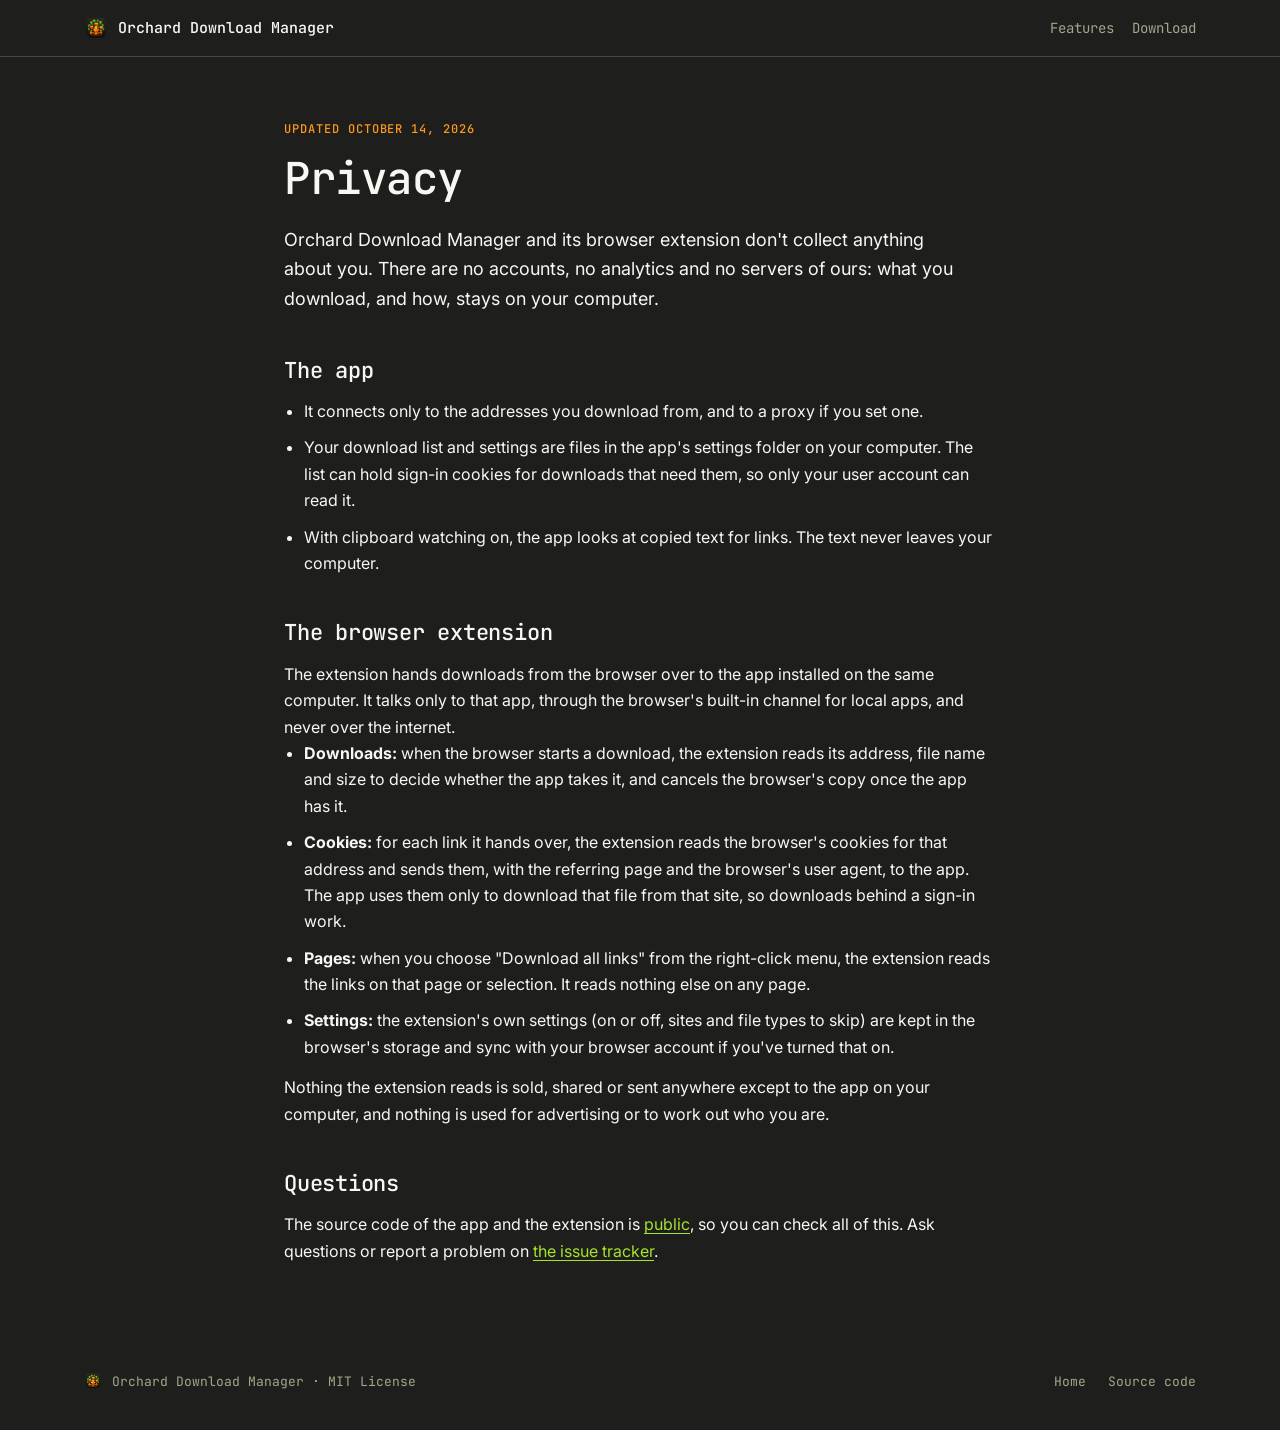
<file: site/privacy.html>
<!doctype html>
<html lang="en">
<head>
<meta charset="utf-8">
<meta name="viewport" content="width=device-width, initial-scale=1">
<title>Privacy · Orchard Download Manager</title>
<meta name="description" content="What Orchard Download Manager and its browser extension do with your data: everything stays on your computer.">
<meta name="theme-color" content="#1e1f1c">
<link rel="icon" href="icon.png">
<link rel="preconnect" href="https://fonts.googleapis.com">
<link rel="preconnect" href="https://fonts.gstatic.com" crossorigin>
<link rel="stylesheet" href="https://fonts.googleapis.com/css2?family=Inter:wght@400;500;600&family=JetBrains+Mono:wght@400;500;700&display=swap">
<link rel="stylesheet" href="style.css">
</head>
<body>
<a class="skip" href="#main">Skip to content</a>

<header class="site-head">
  <div class="wrap">
    <a class="brand" href="./"><img src="icon.png" alt="">Orchard Download Manager</a>
    <nav class="site-nav" aria-label="Main">
      <a href="./#features">Features</a>
      <a href="./#download">Download</a>
    </nav>
  </div>
</header>

<main id="main" class="wrap legal">
  <p class="kicker">Updated October 14, 2026</p>
  <h1>Privacy</h1>
  <p class="lede">Orchard Download Manager and its browser extension don't collect anything about you. There are no accounts, no analytics and no servers of ours: what you download, and how, stays on your computer.</p>

  <h2>The app</h2>
  <ul>
    <li>It connects only to the addresses you download from, and to a proxy if you set one.</li>
    <li>Your download list and settings are files in the app's settings folder on your computer. The list can hold sign-in cookies for downloads that need them, so only your user account can read it.</li>
    <li>With clipboard watching on, the app looks at copied text for links. The text never leaves your computer.</li>
  </ul>

  <h2>The browser extension</h2>
  <p>The extension hands downloads from the browser over to the app installed on the same computer. It talks only to that app, through the browser's built-in channel for local apps, and never over the internet.</p>
  <ul>
    <li><strong>Downloads:</strong> when the browser starts a download, the extension reads its address, file name and size to decide whether the app takes it, and cancels the browser's copy once the app has it.</li>
    <li><strong>Cookies:</strong> for each link it hands over, the extension reads the browser's cookies for that address and sends them, with the referring page and the browser's user agent, to the app. The app uses them only to download that file from that site, so downloads behind a sign-in work.</li>
    <li><strong>Pages:</strong> when you choose "Download all links" from the right-click menu, the extension reads the links on that page or selection. It reads nothing else on any page.</li>
    <li><strong>Settings:</strong> the extension's own settings (on or off, sites and file types to skip) are kept in the browser's storage and sync with your browser account if you've turned that on.</li>
  </ul>
  <p>Nothing the extension reads is sold, shared or sent anywhere except to the app on your computer, and nothing is used for advertising or to work out who you are.</p>

  <h2>Questions</h2>
  <p>The source code of the app and the extension is <a href="https://github.com/sandboxly/orchard-download-manager">public</a>, so you can check all of this. Ask questions or report a problem on <a href="https://github.com/sandboxly/orchard-download-manager/issues">the issue tracker</a>.</p>
</main>

<footer class="site-foot">
  <div class="wrap">
    <span><img src="icon.png" alt="" width="18" height="18">Orchard Download Manager · MIT License</span>
    <a href="./">Home</a>
    <a href="https://github.com/sandboxly/orchard-download-manager">Source code</a>
  </div>
</footer>
</body>
</html>
</file>
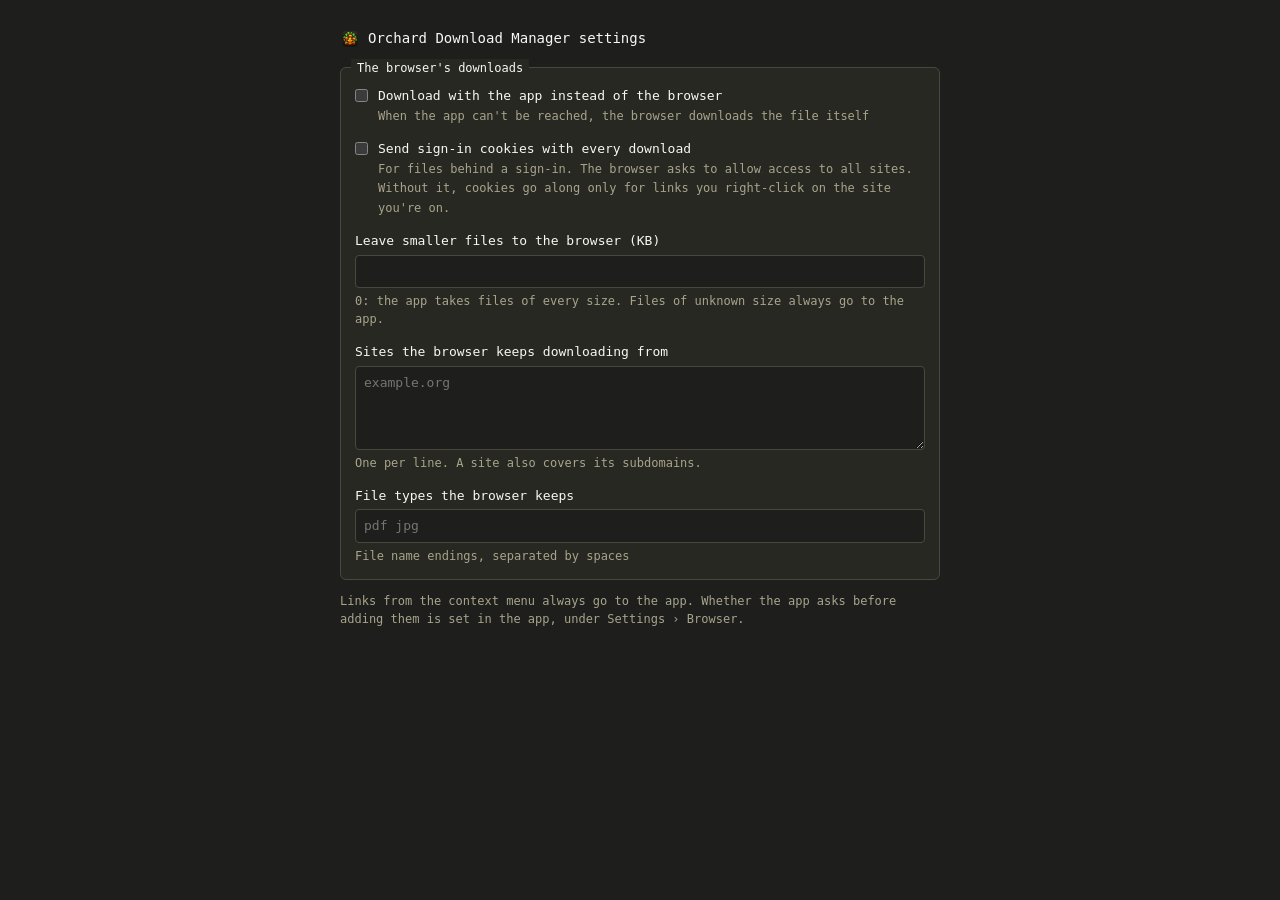
<file: extension/chrome/options.html>
<!doctype html>
<html lang="en">
<head>
<meta charset="utf-8">
<title>Orchard Download Manager settings</title>
<link rel="stylesheet" href="common/page.css">
<style>
  body { max-width: 640px; margin: 0 auto; padding: 28px 20px; }
  #saved { margin-left: 10px; }
</style>
<script src="options.js" type="module"></script>
</head>
<body>
  <h1><img src="icons/icon-32.png" alt="">Orchard Download Manager settings</h1>
  <div class="frame">
    <span class="chip">The browser's downloads</span>
    <label class="check"><input type="checkbox" id="takeOver"><span>Download with the app instead of the browser<br><span class="hint">When the app can't be reached, the browser downloads the file itself</span></span></label>
    <label class="check" style="margin-top:14px"><input type="checkbox" id="allSites"><span>Send sign-in cookies with every download<br><span class="hint">For files behind a sign-in. The browser asks to allow access to all sites. Without it, cookies go along only for links you right-click on the site you're on.</span></span></label>
    <div class="field">
      <label for="minSizeKB">Leave smaller files to the browser (KB)</label>
      <input type="number" id="minSizeKB" min="0" step="1">
      <span class="hint">0: the app takes files of every size. Files of unknown size always go to the app.</span>
    </div>
    <div class="field">
      <label for="skipSites">Sites the browser keeps downloading from</label>
      <textarea id="skipSites" spellcheck="false" placeholder="example.org"></textarea>
      <span class="hint">One per line. A site also covers its subdomains.</span>
    </div>
    <div class="field">
      <label for="skipTypes">File types the browser keeps</label>
      <input type="text" id="skipTypes" spellcheck="false" placeholder="pdf jpg">
      <span class="hint">File name endings, separated by spaces</span>
    </div>
  </div>
  <p class="hint">Links from the context menu always go to the app. Whether the app asks before adding them is set in the app, under Settings › Browser. <span id="saved" class="ok" hidden>Saved</span></p>
</body>
</html>
</file>
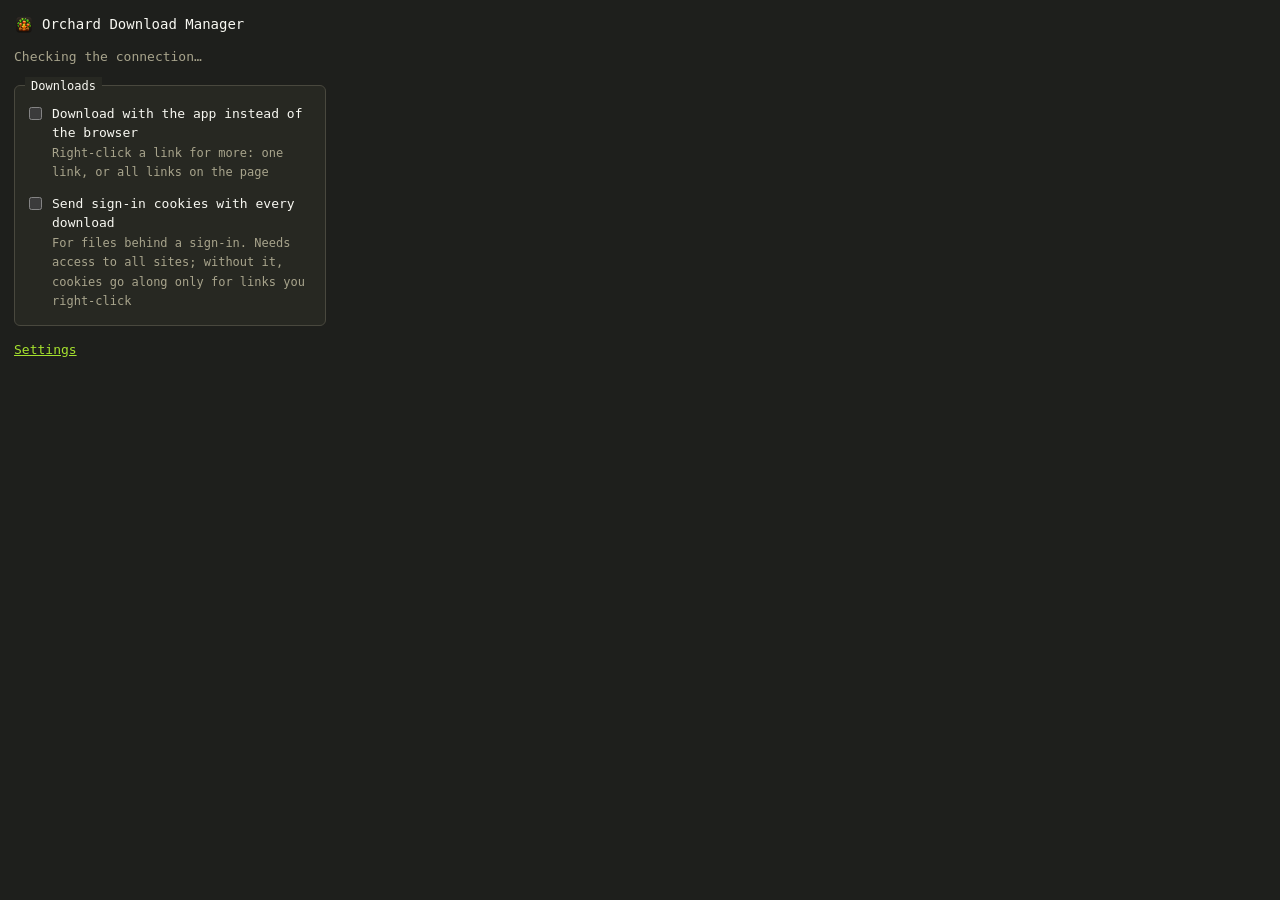
<file: extension/chrome/popup.html>
<!doctype html>
<html lang="en">
<head>
<meta charset="utf-8">
<title>Orchard Download Manager</title>
<link rel="stylesheet" href="common/page.css">
<style>
  body { width: 340px; padding: 14px; }
  #status { margin-top: 12px; }
  #help { margin-top: 6px; }
  footer { margin-top: 14px; display: flex; justify-content: space-between; align-items: center; }
</style>
<script src="popup.js" type="module"></script>
</head>
<body>
  <h1><img src="icons/icon-32.png" alt="">Orchard Download Manager</h1>
  <p id="status" class="mute">Checking the connection…</p>
  <p id="help" class="hint" hidden></p>
  <div class="frame">
    <span class="chip">Downloads</span>
    <label class="check"><input type="checkbox" id="takeOver"><span>Download with the app instead of the browser<br><span class="hint">Right-click a link for more: one link, or all links on the page</span></span></label>
    <label class="check" style="margin-top:12px"><input type="checkbox" id="allSites"><span>Send sign-in cookies with every download<br><span class="hint">For files behind a sign-in. Needs access to all sites; without it, cookies go along only for links you right-click</span></span></label>
  </div>
  <footer>
    <a href="#" id="settings">Settings</a>
    <span class="hint" id="version"></span>
  </footer>
</body>
</html>
</file>
<file: site/style.css>
/* Orchard Download Manager website. Same structure as the other Orchard sites,
   in the app's default color scheme (monokai). */
:root {
  --bg: #1e1f1c; --surface: #272822; --text: #f8f8f2; --mute: #a8a48c;
  --border: #49483e; --border-active: #a6e22e; --accent: #a6e22e;
  --cursor-bg: #fd971f; --cursor-fg: #1e1f1c; --cursor-inactive: #3e3d32;
  --dir: #66d9ef; --exec: #a6e22e; --link: #ae81ff; --error: #f92672;
  --bar-bg: #3e3d32; --bar-fg: #f8f8f2; --bar-key: #fd971f;
  --mono: "JetBrains Mono", ui-monospace, Menlo, Consolas, monospace;
  --sans: "Inter", system-ui, -apple-system, "Segoe UI", sans-serif;
  --r: 6px; --wrap: 1160px;
  color-scheme: dark;
}
*, *::before, *::after { box-sizing: border-box; }
html { scroll-behavior: smooth; scroll-padding-top: 72px; -webkit-text-size-adjust: 100%; }
body { margin: 0; background: var(--bg); color: var(--text); font: 400 16px/1.65 var(--sans); }
img { max-width: 100%; display: block; }
a { color: var(--accent); text-decoration-thickness: 1px; text-underline-offset: 3px; }
a:hover { color: var(--cursor-bg); }
:focus-visible { outline: 2px solid var(--border-active); outline-offset: 2px; border-radius: 2px; }
::selection { background: color-mix(in srgb, var(--cursor-bg) 35%, transparent); }
h1, h2, h3, h4 { font-family: var(--mono); font-weight: 500; line-height: 1.2; margin: 0; text-wrap: balance; letter-spacing: -0.01em; }
p { margin: 0; text-wrap: pretty; }
code, kbd, pre { font-family: var(--mono); }
code { font-size: 0.9em; color: var(--accent); }
kbd { display: inline-block; font-size: 0.8em; line-height: 1.5; padding: 0 6px; border: 1px solid var(--border); border-bottom-width: 2px; border-radius: 4px; background: var(--surface); color: var(--bar-key); white-space: nowrap; }
.wrap { max-width: var(--wrap); margin: 0 auto; padding: 0 24px; }
.mute { color: var(--mute); }
.sr { position: absolute; width: 1px; height: 1px; overflow: hidden; clip: rect(0 0 0 0); white-space: nowrap; }
.skip { position: absolute; left: -999px; top: 8px; background: var(--cursor-bg); color: var(--cursor-fg); padding: 6px 10px; z-index: 50; }
.skip:focus { left: 8px; }

/* frames: 1px rounded box with a title chip set into the top border */
.frame { position: relative; border: 1px solid var(--border); border-radius: var(--r); background: var(--surface); }
.frame.active { border-color: var(--border-active); }
.chip { position: absolute; top: 0; left: 12px; transform: translateY(-50%); max-width: calc(100% - 24px); padding: 0 6px; font: 500 12px/1.6 var(--mono); color: var(--text); background: var(--surface); white-space: nowrap; overflow: hidden; text-overflow: ellipsis; border-radius: 2px; }
.frame.active > .chip:not(.chip-end) { background: var(--border-active); color: var(--cursor-fg); }
.chip-end { top: auto; bottom: 0; left: auto; right: 12px; transform: translateY(50%); color: var(--mute); font-weight: 400; }

/* buttons */
.btn { display: inline-flex; align-items: center; gap: 8px; min-height: 40px; padding: 8px 16px; border: 1px solid var(--accent); border-radius: var(--r); background: transparent; color: var(--accent); font: 500 14px/1.2 var(--mono); text-decoration: none; cursor: pointer; transition: background .15s, color .15s; }
.btn:hover { background: color-mix(in srgb, var(--accent) 14%, transparent); color: var(--accent); }
.btn:active { background: color-mix(in srgb, var(--accent) 24%, transparent); }
.btn-primary { background: var(--cursor-bg); border-color: var(--cursor-bg); color: var(--cursor-fg); }
.btn-primary:hover { background: color-mix(in srgb, var(--cursor-bg) 85%, var(--text)); color: var(--cursor-fg); }
.btn-primary:active { background: color-mix(in srgb, var(--cursor-bg) 80%, var(--bg)); }
.btn i { font-size: 17px; }

/* header */
.site-head { border-bottom: 1px solid var(--border); background: var(--bg); position: sticky; top: 0; z-index: 20; }
.site-head .wrap { display: flex; align-items: center; gap: 4px 20px; min-height: 56px; flex-wrap: wrap; }
.brand { display: flex; align-items: center; gap: 10px; margin-right: auto; color: var(--text); text-decoration: none; font: 500 15px var(--mono); }
.brand img { width: 24px; height: 24px; }
.site-nav { display: flex; gap: 18px; font: 400 14px var(--mono); }
.site-nav a { color: var(--mute); text-decoration: none; display: inline-flex; align-items: center; gap: 6px; min-height: 32px; }
.site-nav a:hover { color: var(--text); }

/* support banner */
.support { display: flex; justify-content: center; align-items: center; gap: 10px; padding: 9px 16px; background: var(--cursor-inactive); border-bottom: 1px solid var(--border); color: var(--text); font: 400 13px/1.4 var(--mono); text-decoration: none; text-align: center; flex-wrap: wrap; }
.support i { font-size: 17px; color: var(--cursor-bg); }
.support span { color: var(--accent); text-decoration: underline; text-underline-offset: 3px; text-decoration-thickness: 1px; }
.support:hover { background: color-mix(in srgb, var(--cursor-inactive) 70%, var(--border)); color: var(--text); }
.support:hover span { color: var(--cursor-bg); }

/* hero */
.hero { padding-top: 72px; }
.kicker { font: 500 12px/1.4 var(--mono); letter-spacing: .08em; text-transform: uppercase; color: var(--cursor-bg); display: flex; align-items: center; gap: 8px; }
.hero-tags { display: flex; flex-wrap: wrap; align-items: center; gap: 8px 14px; }
.tag { display: inline-flex; align-items: center; padding: 1px 8px; border: 1px solid var(--border); border-radius: 4px; font: 500 12px/1.6 var(--mono); color: var(--text); background: var(--surface); }
.hero h1 { font-size: clamp(30px, 4.4vw, 52px); margin: 18px 0 20px; max-width: 26ch; }
.lede { font-size: 18px; max-width: 62ch; }
.cta { display: flex; flex-wrap: wrap; align-items: center; gap: 12px 20px; margin-top: 28px; font: 400 13px var(--mono); }
.stage { position: relative; margin-top: 56px; }
.stage::before { content: ""; position: absolute; inset: 8% 6% -4%; background: radial-gradient(closest-side, color-mix(in srgb, var(--cursor-bg) 12%, transparent), transparent); filter: blur(30px); pointer-events: none; }
.stage .shot { border-radius: 10px; background: var(--bg); padding: 16px 12px 12px; }
.stage .shot.frame { border-color: var(--border); }

/* screenshots in frames, enlarged in the lightbox */
.shot { display: block; width: 100%; padding: 14px 10px 10px; cursor: zoom-in; font: inherit; color: inherit; text-align: left; }
.shot:hover { border-color: color-mix(in srgb, var(--border-active) 60%, var(--border)); }
.shot img { width: 100%; height: auto; border-radius: 2px; }
.shot .zoom { position: absolute; right: 10px; top: 0; transform: translateY(-50%); padding: 0 6px; background: var(--surface); color: var(--mute); font-size: 14px; line-height: 1.4; }
.stage .shot .chip, .stage .shot .zoom { background: var(--bg); }

/* features */
.features { padding-top: 120px; padding-bottom: 40px; display: grid; gap: 120px; }
.features h2 { font-size: clamp(24px, 3vw, 32px); margin: 0 0 16px; }
.features h2 + p + p { margin-top: 14px; }
.feature { display: grid; grid-template-columns: minmax(0, 5fr) minmax(0, 7fr); gap: 56px; align-items: center; }
.feature.flip > :first-child { order: 1; }

/* the problem the player solves: a statement with an accent rule */
.why { max-width: 760px; margin: 0 auto; width: 100%; padding: 4px 0 4px 26px; border-left: 3px solid var(--cursor-bg); }
.why h2 { font-size: clamp(24px, 3vw, 32px); }
.why p { font-size: clamp(17px, 1.8vw, 19px); line-height: 1.65; }
.why p + p { margin-top: 14px; }
.why-list { list-style: none; margin: 24px 0 0; padding: 0; display: grid; grid-template-columns: repeat(auto-fit, minmax(200px, 1fr)); gap: 12px 24px; font: 400 14px/1.5 var(--mono); }
.why-list li { display: flex; gap: 10px; align-items: baseline; }
.why-list i { color: var(--exec); font-size: 16px; position: relative; top: 2px; }

/* formats: centred, with plain labels */
.formats { max-width: 760px; margin: 0 auto; text-align: center; }
.formats p { font-size: 17px; }
.fmt-list { list-style: none; display: flex; flex-wrap: wrap; justify-content: center; gap: 14px; margin: 32px 0 0; padding: 0; }
.fmt-list li { padding: 8px 20px; font: 500 14px/1.4 var(--mono); color: var(--text); background: transparent; }

/* feature grid */
.tools > h2 { margin-bottom: 36px; }
.tool-grid { display: grid; grid-template-columns: repeat(3, minmax(0, 1fr)); gap: 24px; }
.tool { padding: 22px 20px 20px; display: flex; flex-direction: column; gap: 10px; background: transparent; }
.tool > i { font-size: 26px; color: var(--cursor-bg); }
.tool h3 { font-size: 16px; font-weight: 700; color: var(--text); }
.tool p { font-size: 15px; }

/* keys */
.keys { display: grid; grid-template-columns: minmax(0, 5fr) minmax(0, 7fr); gap: 20px 56px; align-items: end; }
.keys .key-table { grid-column: 1 / -1; margin-top: 20px; }
.key-table { margin: 0; padding: 26px 20px 20px; display: grid; grid-template-columns: repeat(2, minmax(0, 1fr)); gap: 0 32px; font: 400 14px/1.5 var(--mono); }
.key-table div { display: grid; grid-template-columns: 12ch minmax(0, 1fr); gap: 14px; align-items: baseline; padding: 7px 0; border-top: 1px solid color-mix(in srgb, var(--border) 55%, transparent); }
.key-table div:nth-of-type(-n+2) { border-top: 0; }
.key-table dt { color: var(--bar-key); font-weight: 700; white-space: nowrap; }
.key-table dd { margin: 0; color: var(--text); }
.keys .note { margin-top: 14px; color: var(--mute); font-size: 15px; }

/* key bar (decoration under the keys intro) */
.fbar { display: flex; flex-wrap: wrap; gap: 4px 18px; padding: 8px 14px; background: var(--bar-bg); color: var(--bar-fg); font: 400 13px/1.6 var(--mono); border-radius: var(--r); border: 1px solid var(--border); }
.fbar b { color: var(--bar-key); font-weight: 700; margin-right: 6px; }

/* gallery */
.gallery > h2 { margin-bottom: 36px; }
.gallery-grid { display: grid; grid-template-columns: repeat(2, minmax(0, 1fr)) minmax(0, 0.92fr); gap: 28px 24px; align-items: start; }
.gallery figure { margin: 0; display: grid; gap: 12px; }
.gallery figcaption { font: 400 13px/1.5 var(--mono); color: var(--mute); }
.gallery .wide { grid-column: span 2; }
.gallery .tall { grid-column: 3; grid-row: 1 / span 2; }

/* family */
.family { display: grid; grid-template-columns: auto minmax(0, 1fr) auto; gap: 18px 28px; align-items: center; padding: 30px 28px 28px; background: transparent; }
.family img { width: 64px; height: 64px; }
.family h2 { font-size: clamp(20px, 2.4vw, 24px); margin: 0 0 8px; }
.family p { font-size: 16px; max-width: 60ch; }

/* download */
.download { margin-top: 96px; padding: 88px 0 96px; border-top: 1px solid var(--border); border-bottom: 1px solid var(--border); background: var(--surface); }
.download h2 { font-size: clamp(26px, 3.6vw, 38px); margin: 12px 0 40px; }
.dl-grid { display: grid; grid-template-columns: repeat(auto-fit, minmax(min(100%, 300px), 1fr)); gap: 28px 20px; }
.dl { padding: 30px 22px 22px; display: flex; flex-direction: column; gap: 6px; }
.dl > i { font-size: 30px; color: var(--mute); margin-bottom: 6px; }
.dl.active > i { color: var(--border-active); }
.dl .req { font: 400 13px/1.6 var(--mono); color: var(--mute); }
.dl .actions { margin-top: auto; padding-top: 18px; display: grid; grid-template-columns: minmax(0, 1fr); gap: 12px; min-width: 0; }
.dl .actions .btn { justify-content: space-between; }
.dl .file { font: 400 12px var(--mono); color: var(--mute); overflow-wrap: anywhere; }
.alts { display: flex; flex-wrap: wrap; gap: 4px 14px; font: 400 13px var(--mono); }
.alts span { color: var(--mute); }
.cmd { min-width: 0; display: flex; align-items: center; border: 1px solid var(--border); border-radius: var(--r); background: var(--bg); font: 400 12px/1.5 var(--mono); }
.cmd code { flex: 1; padding: 8px 10px; color: var(--text); overflow-x: auto; white-space: nowrap; }
.cmd code::before { content: "$ "; color: var(--exec); }
.cmd button { flex: none; align-self: stretch; min-width: 44px; border: 0; border-left: 1px solid var(--border); background: transparent; color: var(--mute); cursor: pointer; font: inherit; padding: 0 10px; border-radius: 0 var(--r) var(--r) 0; }
.cmd button:hover { color: var(--accent); background: color-mix(in srgb, var(--accent) 10%, transparent); }
.cmd button.ok { color: var(--exec); }
.dl-note { margin-top: 36px; color: var(--mute); max-width: 64ch; font-size: 15px; }
.badge { display: none; font: 500 11px var(--mono); color: var(--cursor-fg); background: var(--border-active); padding: 0 6px; border-radius: 2px; position: absolute; right: 12px; top: 0; transform: translateY(-50%); }
.dl.active .badge { display: inline-block; }

/* album art credits */
.credits { padding-top: 48px; }
.credits h2 { font: 500 13px/1.4 var(--mono); color: var(--mute); letter-spacing: 0; margin-bottom: 10px; }
.credits ul { list-style: none; margin: 0; padding: 0; display: grid; gap: 4px; font: 400 13px/1.6 var(--mono); color: var(--mute); }
.credits a { color: var(--mute); }
.credits a:hover { color: var(--accent); }

/* footer */
.site-foot { padding: 28px 0 40px; font: 400 13px var(--mono); color: var(--mute); }
.site-foot .wrap { display: flex; flex-wrap: wrap; align-items: center; gap: 10px 22px; }
.site-foot .wrap > :first-child { margin-right: auto; display: flex; align-items: center; gap: 10px; }
.site-foot a { color: var(--mute); text-decoration: none; }
.site-foot a:hover { color: var(--accent); }

/* lightbox */
.lightbox { border: 1px solid var(--border-active); border-radius: var(--r); background: var(--surface); color: var(--text); padding: 18px 12px 12px; max-width: min(1400px, 94vw); max-height: 92vh; overflow: visible; }
.lightbox::backdrop { background: color-mix(in srgb, var(--bg) 88%, transparent); }
.lightbox img { max-height: calc(92vh - 50px); width: auto; margin: 0 auto; }
.lightbox .chip { background: var(--border-active); color: var(--cursor-fg); }
.lightbox .close { position: absolute; right: 10px; top: 0; transform: translateY(-50%); border: 0; background: var(--surface); color: var(--text); font: 500 12px var(--mono); padding: 2px 8px; cursor: pointer; border-radius: 2px; }
.lightbox .close:hover { color: var(--accent); }

@media (max-width: 1020px) {
  .tool-grid { grid-template-columns: repeat(2, minmax(0, 1fr)); }
}
@media (max-width: 860px) {
  .feature, .keys { grid-template-columns: minmax(0, 1fr); gap: 32px; }
  .feature.flip > :first-child { order: 0; }
  .features { gap: 88px; padding-top: 88px; }
  .gallery-grid { grid-template-columns: repeat(2, minmax(0, 1fr)); }
  .gallery .tall { grid-column: auto; grid-row: span 2; }
}
@media (max-width: 680px) {
  .hero { padding-top: 48px; }
  .stage { margin-top: 40px; }
  .stage .shot { padding: 14px 6px 6px; }
  .key-table { grid-template-columns: minmax(0, 1fr); }
  .key-table div:nth-of-type(2) { border-top: 1px solid color-mix(in srgb, var(--border) 55%, transparent); }
  .gallery-grid { grid-template-columns: minmax(0, 1fr); }
  .gallery .wide { grid-column: auto; }
  .gallery .tall { grid-row: auto; max-width: 420px; }
  .family { grid-template-columns: auto minmax(0, 1fr); }
  .family .btn { grid-column: 1 / -1; justify-self: start; }
}
@media (max-width: 480px) {
  .wrap { padding-left: 16px; padding-right: 16px; }
  .site-nav { gap: 14px; }
  .site-nav .gh-label { display: none; }
  .tool-grid { grid-template-columns: minmax(0, 1fr); }
  .key-table { font-size: 13px; padding: 22px 14px 14px; }
  .key-table div { grid-template-columns: 11ch minmax(0, 1fr); }
  .family { grid-template-columns: minmax(0, 1fr); }
  .family img { width: 48px; height: 48px; }
}
@media (prefers-reduced-motion: reduce) { html { scroll-behavior: auto; } * { transition: none !important; } }

/* two family links side by side, stacked when narrow */
.family-links { display: flex; flex-wrap: wrap; gap: 12px; }
/* three family links: a row of their own under the text, wrapping when narrow */
@media (min-width: 481px) { .family { grid-template-columns: auto minmax(0, 1fr); } .family .family-links { grid-column: 2; } }
@media (max-width: 680px) { .family .family-links { grid-column: 1 / -1; } }

/* privacy page */
.legal { max-width: 760px; padding-top: 64px; padding-bottom: 80px; }
.legal h1 { font-size: clamp(30px, 4vw, 44px); margin: 14px 0 20px; }
.legal h2 { font-size: 22px; margin: 44px 0 14px; }
.legal p + p, .legal ul + p { margin-top: 14px; }
.legal ul { margin: 0; padding-left: 20px; display: grid; gap: 10px; }
</file>
<file: extension/chrome/common/page.css>
/* The popup and the settings page, in the Orchard apps' default colors. */
:root {
  --bg: #1e1f1c; --surface: #272822; --text: #f8f8f2; --mute: #a8a48c;
  --border: #49483e; --accent: #a6e22e; --key: #fd971f; --error: #f92672;
  --mono: ui-monospace, "JetBrains Mono", Menlo, Consolas, monospace;
  color-scheme: dark;
}
* { box-sizing: border-box; }
body { margin: 0; background: var(--bg); color: var(--text); font: 13px/1.5 var(--mono); }
a { color: var(--accent); }
h1 { font-size: 14px; font-weight: 500; margin: 0; display: flex; align-items: center; gap: 8px; }
h1 img { width: 20px; height: 20px; }
.frame { position: relative; border: 1px solid var(--border); border-radius: 6px; background: var(--surface); padding: 18px 14px 14px; margin-top: 18px; }
.frame > .chip { position: absolute; top: 0; left: 10px; transform: translateY(-50%); padding: 0 6px; background: var(--surface); font-size: 12px; }
.mute { color: var(--mute); }
.ok { color: var(--accent); }
.err { color: var(--error); }
label.check { display: flex; gap: 10px; align-items: flex-start; cursor: pointer; }
label.check input { accent-color: var(--key); margin: 3px 0 0; }
.field { display: grid; gap: 4px; margin-top: 14px; }
.field input, .field textarea { font: inherit; color: var(--text); background: var(--bg); border: 1px solid var(--border); border-radius: 4px; padding: 6px 8px; }
.field input:focus, .field textarea:focus, button:focus-visible { outline: 1px solid var(--accent); border-color: var(--accent); }
.field textarea { min-height: 84px; resize: vertical; }
.hint { color: var(--mute); font-size: 12px; }
button { font: inherit; color: var(--accent); background: transparent; border: 1px solid var(--accent); border-radius: 4px; padding: 4px 12px; cursor: pointer; }
button:hover { background: color-mix(in srgb, var(--accent) 14%, transparent); }
</file>
